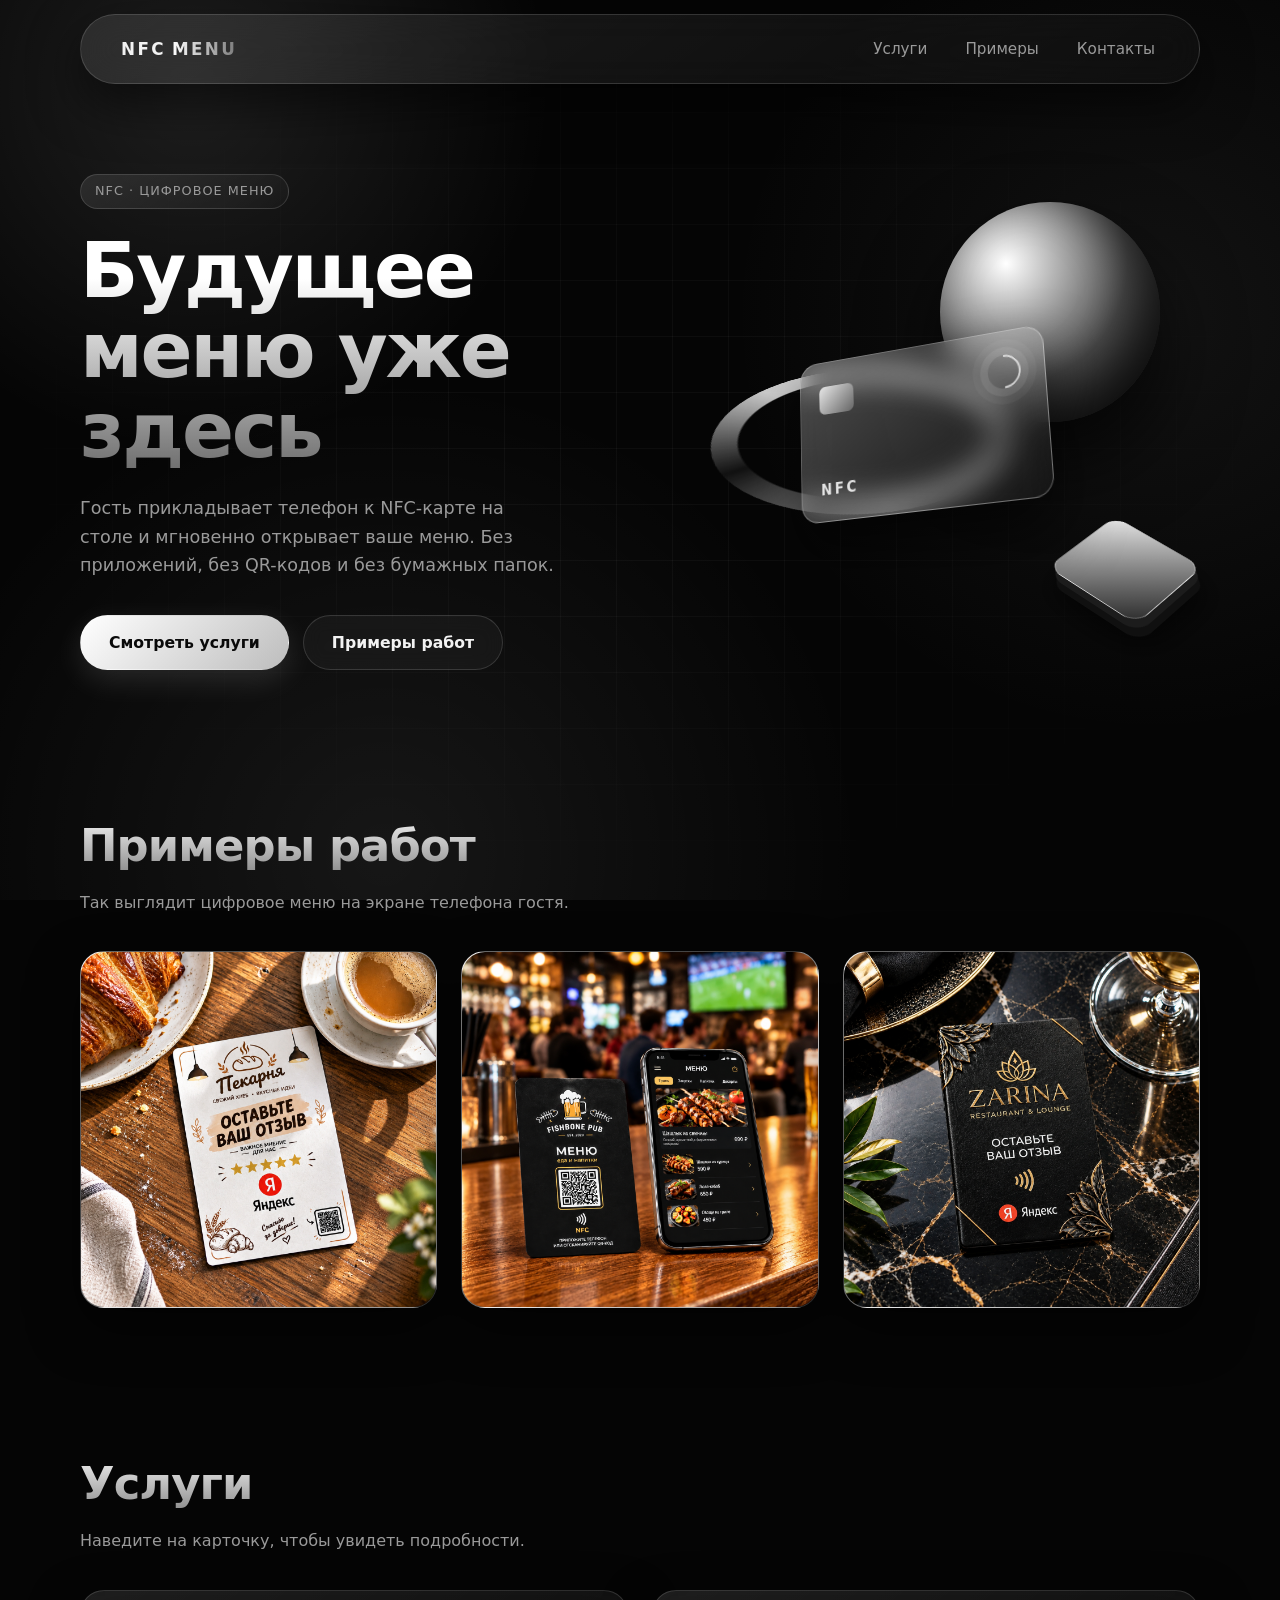
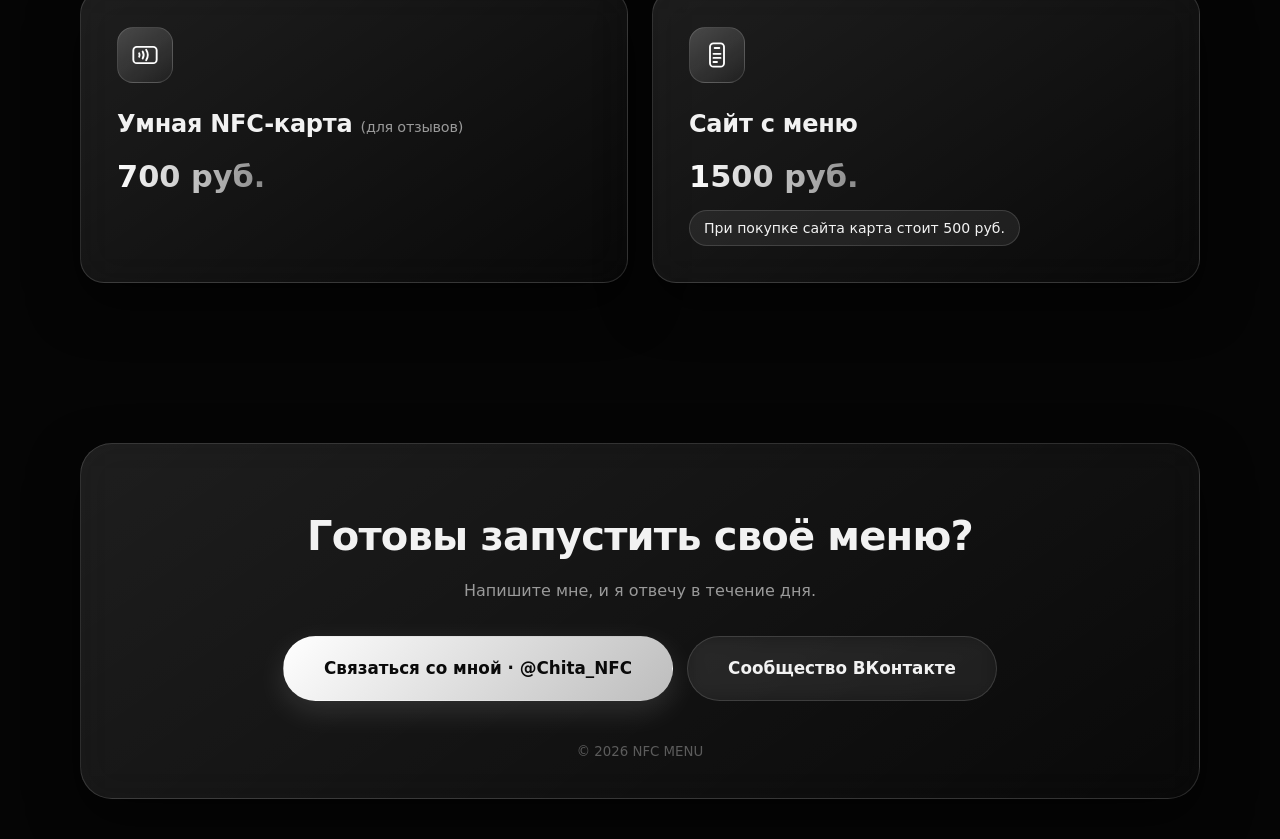
<file: index.html>
<!DOCTYPE html>
<html lang="ru">
<head>
  <meta charset="UTF-8">
  <meta name="viewport" content="width=device-width, initial-scale=1.0">
  <title>NFC MENU | цифровое меню и NFC-карты</title>
  <meta name="description" content="NFC-карты и цифровое меню для кафе и ресторанов. Клиент прикладывает телефон и сразу видит ваше меню.">
  <link rel="stylesheet" href="style.css">
</head>
<body>

  <!-- Шапка -->
  <header class="header">
    <div class="container header__inner">
      <a href="#top" class="logo">NFC<span>MENU</span></a>
      <nav class="nav">
        <a href="#services">Услуги</a>
        <a href="#examples">Примеры</a>
        <a href="#contacts">Контакты</a>
      </nav>
    </div>
  </header>

  <main id="top">

    <!-- Главный экран -->
    <section class="hero">
      <div class="container hero__inner">
        <div class="hero__text">
          <span class="badge">NFC · Цифровое меню</span>
          <h1>Будущее меню
уже здесь</h1>
          <p>
            Гость прикладывает телефон к NFC-карте на столе и мгновенно
            открывает ваше меню. Без приложений, без QR-кодов и без
            бумажных папок.
          </p>
          <div class="hero__actions">
            <a href="#services" class="btn btn--light">Смотреть услуги</a>
            <a href="#examples" class="btn btn--ghost">Примеры работ</a>
          </div>
        </div>

        <!-- Абстрактная 3D-графика на чистом CSS -->
        <div class="hero__visual" aria-hidden="true">
          <div class="shape shape--sphere"></div>
          <div class="shape shape--ring"></div>
          <div class="shape shape--cube"></div>
          <div class="shape shape--card">
            <span class="card__chip"></span>
            <span class="card__logo">NFC</span>
            <span class="card__waves"></span>
          </div>
        </div>
      </div>
    </section>

    <!-- Примеры работ -->
    <section class="section" id="examples">
      <div class="container">
        <h2 class="section__title">Примеры работ</h2>
        <p class="section__sub">Так выглядит цифровое меню на экране телефона гостя.</p>

        <div class="gallery">
          <article class="work">
            <img src="pekar.png" alt="Пример цифрового меню 1" loading="lazy">
          </article>
          <article class="work">
            <img src="baro.png" alt="Пример цифрового меню 2" loading="lazy">
          </article>
          <article class="work">
            <img src="resto.png" alt="Пример цифрового меню 3" loading="lazy">
          </article>
        </div>
      </div>
    </section>

    <!-- Услуги -->
    <section class="section" id="services">
      <div class="container">
        <h2 class="section__title">Услуги</h2>
        <p class="section__sub">Наведите на карточку, чтобы увидеть подробности.</p>

        <div class="services">
          <article class="service" tabindex="0">
            <div class="service__icon" aria-hidden="true">
              <svg viewBox="0 0 24 24" width="28" height="28" fill="none" stroke="currentColor" stroke-width="1.6" stroke-linecap="round" stroke-linejoin="round">
                <rect x="2" y="5" width="20" height="14" rx="3"/>
                <path d="M7 10.5a3.5 3.5 0 0 1 0 3M10 9a6 6 0 0 1 0 6M13 7.5a8.5 8.5 0 0 1 0 9"/>
              </svg>
            </div>
            <h3>Умная NFC-карта <span class="service__tag">(для отзывов)</span></h3>
            <div class="service__price">700 руб.</div>
            <div class="service__desc">
              <p>Стильная карта с чипом. Клиент прикладывает телефон и мгновенно видит ваше меню. Водонепроницаемый пластик.</p>
            </div>
          </article>

          <article class="service" tabindex="0">
            <div class="service__icon" aria-hidden="true">
              <svg viewBox="0 0 24 24" width="28" height="28" fill="none" stroke="currentColor" stroke-width="1.6" stroke-linecap="round" stroke-linejoin="round">


<rect x="6" y="2" width="12" height="20" rx="3"/>
                <path d="M10 6h4M9 11h6M9 14.5h6M9 18h3"/>
              </svg>
            </div>
            <h3>Сайт с меню</h3>
            <div class="service__price">1500 руб.</div>
            <div class="service__note">При покупке сайта карта стоит 500 руб.</div>
            <div class="service__desc">
              <p>Разработка современного адаптивного цифрового меню. Быстрая загрузка, удобный интерфейс.</p>
              <p>Вы покупаете комплект карт, через которые получаете доступ к сайту с меню.</p>
            </div>
          </article>
        </div>
      </div>
    </section>

  </main>

  <!-- Подвал -->
  <footer class="footer" id="contacts">
    <div class="container footer__inner">
      <h2>Готовы запустить своё меню?</h2>
      <p>Напишите мне, и я отвечу в течение дня.</p>
      <div class="footer__buttons">
        <a class="btn btn--light btn--lg" href="https://t.me/Chita_NFC" target="_blank" rel="noopener">Связаться со мной · @Chita_NFC</a>
        <a class="btn btn--ghost btn--lg" href="https://vk.ru/club242706937" target="_blank" rel="noopener">Сообщество ВКонтакте</a>
      </div>
      <small>© 2026 NFC MENU</small>
    </div>
  </footer>

</body>
</html>
</file>
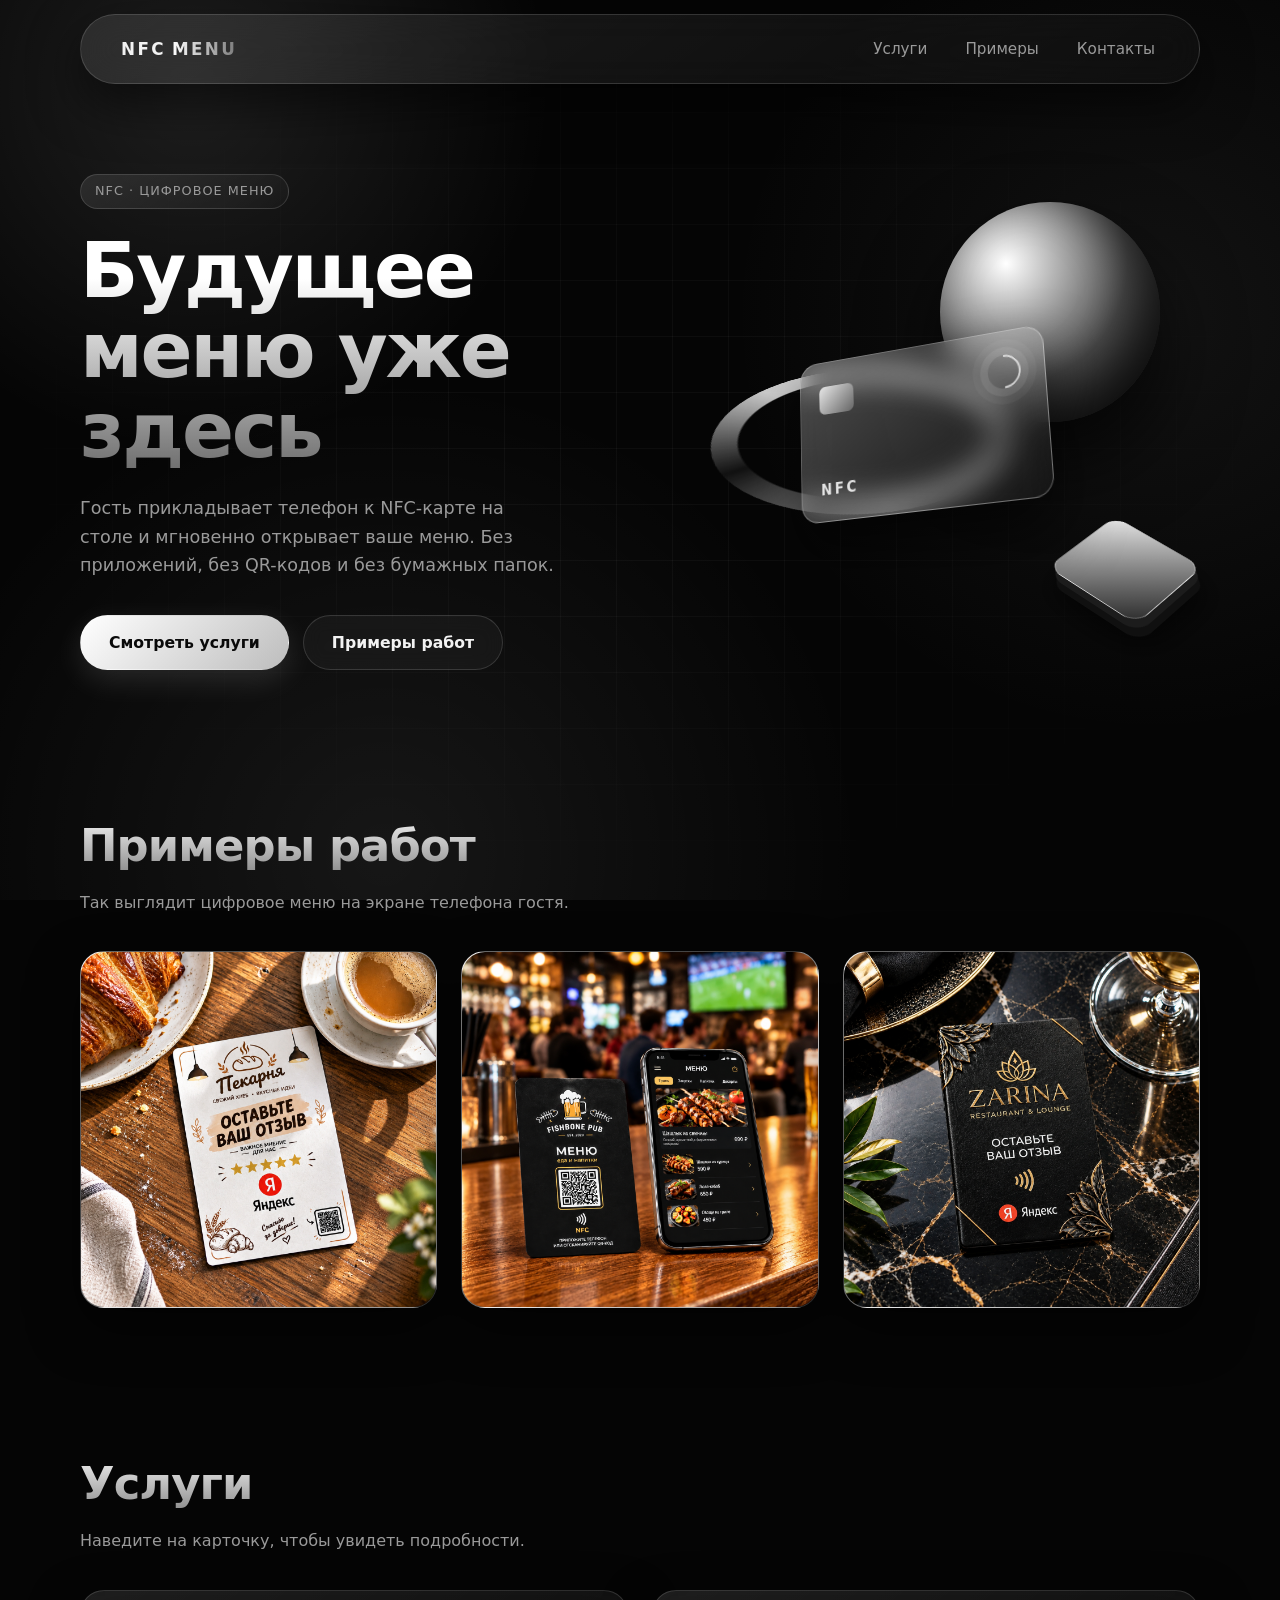
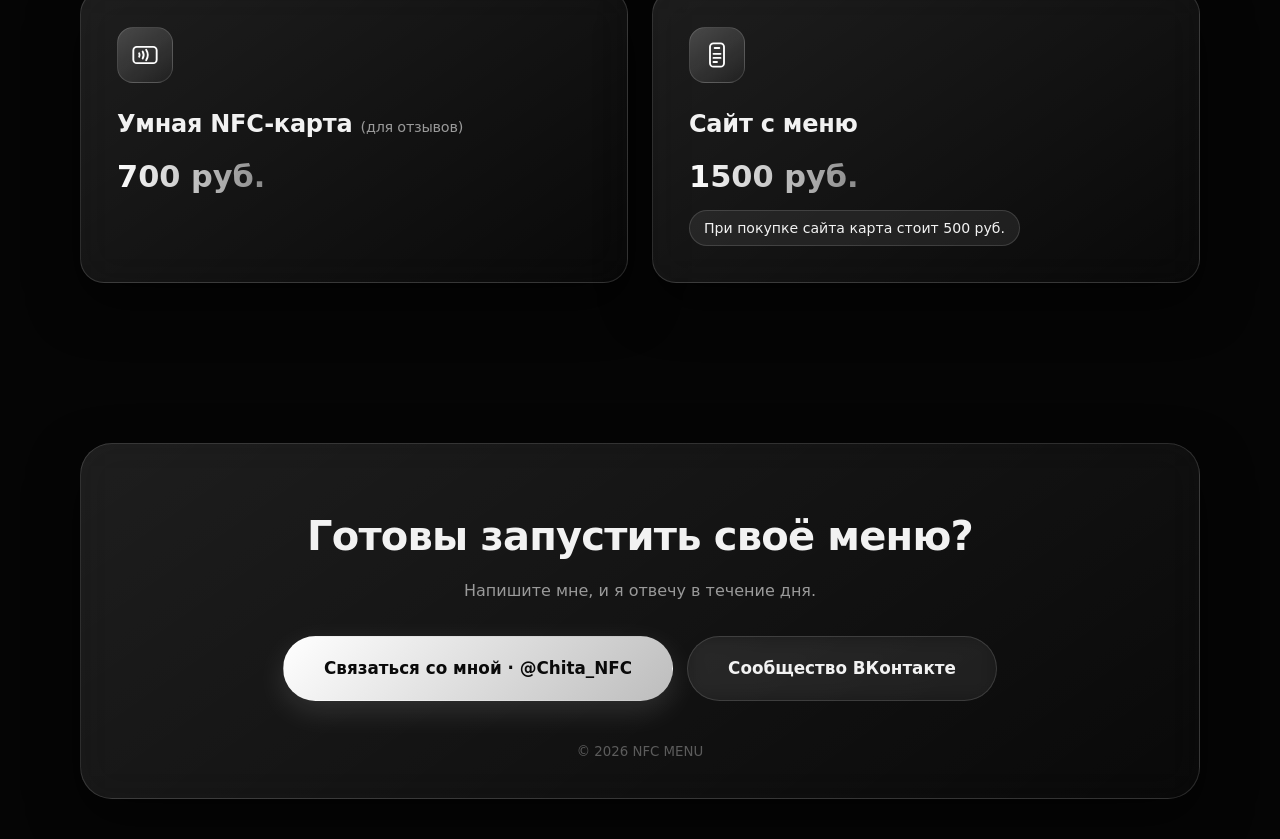
<file: htmlnfc.html>
<!DOCTYPE html>
<html lang="ru">
<head>
  <meta charset="UTF-8">
  <meta name="viewport" content="width=device-width, initial-scale=1.0">
  <title>NFC MENU | цифровое меню и NFC-карты</title>
  <meta name="description" content="NFC-карты и цифровое меню для кафе и ресторанов. Клиент прикладывает телефон и сразу видит ваше меню.">
  <link rel="stylesheet" href="style.css">
</head>
<body>

  <!-- Шапка -->
  <header class="header">
    <div class="container header__inner">
      <a href="#top" class="logo">NFC<span>MENU</span></a>
      <nav class="nav">
        <a href="#services">Услуги</a>
        <a href="#examples">Примеры</a>
        <a href="#contacts">Контакты</a>
      </nav>
    </div>
  </header>

  <main id="top">

    <!-- Главный экран -->
    <section class="hero">
      <div class="container hero__inner">
        <div class="hero__text">
          <span class="badge">NFC · Цифровое меню</span>
          <h1>Будущее меню
уже здесь</h1>
          <p>
            Гость прикладывает телефон к NFC-карте на столе и мгновенно
            открывает ваше меню. Без приложений, без QR-кодов и без
            бумажных папок.
          </p>
          <div class="hero__actions">
            <a href="#services" class="btn btn--light">Смотреть услуги</a>
            <a href="#examples" class="btn btn--ghost">Примеры работ</a>
          </div>
        </div>

        <!-- Абстрактная 3D-графика на чистом CSS -->
        <div class="hero__visual" aria-hidden="true">
          <div class="shape shape--sphere"></div>
          <div class="shape shape--ring"></div>
          <div class="shape shape--cube"></div>
          <div class="shape shape--card">
            <span class="card__chip"></span>
            <span class="card__logo">NFC</span>
            <span class="card__waves"></span>
          </div>
        </div>
      </div>
    </section>

    <!-- Примеры работ -->
    <section class="section" id="examples">
      <div class="container">
        <h2 class="section__title">Примеры работ</h2>
        <p class="section__sub">Так выглядит цифровое меню на экране телефона гостя.</p>

        <div class="gallery">
          <article class="work">
            <img src="pekar.png" alt="Пример цифрового меню 1" loading="lazy">
          </article>
          <article class="work">
            <img src="baro.png" alt="Пример цифрового меню 2" loading="lazy">
          </article>
          <article class="work">
            <img src="resto.png" alt="Пример цифрового меню 3" loading="lazy">
          </article>
        </div>
      </div>
    </section>

    <!-- Услуги -->
    <section class="section" id="services">
      <div class="container">
        <h2 class="section__title">Услуги</h2>
        <p class="section__sub">Наведите на карточку, чтобы увидеть подробности.</p>

        <div class="services">
          <article class="service" tabindex="0">
            <div class="service__icon" aria-hidden="true">
              <svg viewBox="0 0 24 24" width="28" height="28" fill="none" stroke="currentColor" stroke-width="1.6" stroke-linecap="round" stroke-linejoin="round">
                <rect x="2" y="5" width="20" height="14" rx="3"/>
                <path d="M7 10.5a3.5 3.5 0 0 1 0 3M10 9a6 6 0 0 1 0 6M13 7.5a8.5 8.5 0 0 1 0 9"/>
              </svg>
            </div>
            <h3>Умная NFC-карта <span class="service__tag">(для отзывов)</span></h3>
            <div class="service__price">700 руб.</div>
            <div class="service__desc">
              <p>Стильная карта с чипом. Клиент прикладывает телефон и мгновенно видит ваше меню. Водонепроницаемый пластик.</p>
            </div>
          </article>

          <article class="service" tabindex="0">
            <div class="service__icon" aria-hidden="true">
              <svg viewBox="0 0 24 24" width="28" height="28" fill="none" stroke="currentColor" stroke-width="1.6" stroke-linecap="round" stroke-linejoin="round">


<rect x="6" y="2" width="12" height="20" rx="3"/>
                <path d="M10 6h4M9 11h6M9 14.5h6M9 18h3"/>
              </svg>
            </div>
            <h3>Сайт с меню</h3>
            <div class="service__price">1500 руб.</div>
            <div class="service__note">При покупке сайта карта стоит 500 руб.</div>
            <div class="service__desc">
              <p>Разработка современного адаптивного цифрового меню. Быстрая загрузка, удобный интерфейс.</p>
              <p>Вы покупаете комплект карт, через которые получаете доступ к сайту с меню.</p>
            </div>
          </article>
        </div>
      </div>
    </section>

  </main>

  <!-- Подвал -->
  <footer class="footer" id="contacts">
    <div class="container footer__inner">
      <h2>Готовы запустить своё меню?</h2>
      <p>Напишите мне, и я отвечу в течение дня.</p>
      <div class="footer__buttons">
        <a class="btn btn--light btn--lg" href="https://t.me/Chita_NFC" target="_blank" rel="noopener">Связаться со мной · @Chita_NFC</a>
        <a class="btn btn--ghost btn--lg" href="https://vk.ru/club242706937" target="_blank" rel="noopener">Сообщество ВКонтакте</a>
      </div>
      <small>© 2026 NFC MENU</small>
    </div>
  </footer>

</body>
</html>
</file>
<file: style.css>
/* ============ Переменные и сброс ============ */
:root {
  --bg: #050505;
  --text: #f2f2f2;
  --muted: #9a9a9a;
  --glass-bg: linear-gradient(145deg, rgba(255,255,255,0.10), rgba(255,255,255,0.02));
  --glass-border: rgba(255,255,255,0.14);
  --radius: 24px;
  --shadow: 0 20px 50px rgba(0,0,0,0.55);
}
*, *::before, *::after { box-sizing: border-box; margin: 0; padding: 0; }
html { scroll-behavior: smooth; }
body {
  font-family: "Inter", "Segoe UI", system-ui, -apple-system, Roboto, Arial, sans-serif;
  background: var(--bg);
  color: var(--text);
  line-height: 1.6;
  min-height: 100vh;
  overflow-x: hidden;
  position: relative;
}
/* Фон: размытые серые пятна + едва заметная сетка */
body::before {
  content: "";
  position: fixed;
  inset: 0;
  z-index: -2;
  background:
    radial-gradient(600px 600px at 15% 10%, rgba(255,255,255,0.10), transparent 60%),
    radial-gradient(700px 700px at 90% 35%, rgba(180,180,180,0.08), transparent 60%),
    radial-gradient(800px 800px at 30% 95%, rgba(255,255,255,0.07), transparent 60%),
    var(--bg);
}
body::after {
  content: "";
  position: fixed;
  inset: 0;
  z-index: -1;
  pointer-events: none;
  background-image:
    linear-gradient(rgba(255,255,255,0.035) 1px, transparent 1px),
    linear-gradient(90deg, rgba(255,255,255,0.035) 1px, transparent 1px);
  background-size: 56px 56px;
  -webkit-mask-image: radial-gradient(ellipse at center, #000 20%, transparent 75%);
          mask-image: radial-gradient(ellipse at center, #000 20%, transparent 75%);
}
a { color: inherit; text-decoration: none; }
img { display: block; max-width: 100%; }
.container {
  width: min(1120px, 100% - 40px);
  margin-inline: auto;
}
/* ============ Шапка ============ */
.header {
  position: sticky;
  top: 14px;
  z-index: 50;
  width: min(1120px, 100% - 28px);
  margin: 14px auto 0;
  border-radius: 999px;
  background: var(--glass-bg);
  border: 1px solid var(--glass-border);
  -webkit-backdrop-filter: blur(18px);
          backdrop-filter: blur(18px);
  box-shadow: var(--shadow);
}
.header__inner {
  display: flex;
  align-items: center;
  justify-content: space-between;
  padding: 14px 8px;
}
.logo {
  font-weight: 800;
  letter-spacing: 0.14em;
  font-size: 1.05rem;
  padding-left: 12px;
}
.logo span {
  margin-left: 6px;
  background: linear-gradient(90deg, #fff, #7a7a7a);
  -webkit-background-clip: text;
          background-clip: text;
  color: transparent;
}
.nav { display: flex; gap: 6px; }
.nav a {
  padding: 8px 16px;
  border-radius: 999px;
  color: var(--muted);
  font-size: 0.95rem;
  transition: color .25s, background .25s;
}
.nav a:hover { color: #fff; background: rgba(255,255,255,0.08); }
/* ============ Кнопки ============ */
.btn {
  display: inline-block;
  padding: 14px 28px;
  border-radius: 999px;
  font-weight: 600;
  font-size: 0.98rem;
  border: 1px solid transparent;
  cursor: pointer;
  transition: transform .25s ease, box-shadow .25s ease, background .25s ease;
}
.btn:hover { transform: translateY(-2px); }
.btn--light {
  color: #0a0a0a;
  background: linear-gradient(135deg, #ffffff, #bdbdbd);
  box-shadow: 0 10px 30px rgba(255,255,255,0.12);
}
.btn--light:hover { box-shadow: 0 14px 40px rgba(255,255,255,0.22); }
.btn--ghost {
  color: var(--text);
  background: rgba(255,255,255,0.04);
  border-color: var(--glass-border);
  -webkit-backdrop-filter: blur(10px);
          backdrop-filter: blur(10px);
}
.btn--ghost:hover { background: rgba(255,255,255,0.1); }
.btn--lg { padding: 18px 40px; font-size: 1.05rem; }
/* ============ Hero ============ */
.hero { padding: 90px 0 70px; }
.hero__inner {
  display: grid;
  grid-template-columns: 1.1fr 0.9fr;
  align-items: center;
  gap: 40px;
}
.badge {
  display: inline-block;
  padding: 6px 14px;
  margin-bottom: 22px;
  border-radius: 999px;
  font-size: 0.8rem;
  letter-spacing: 0.08em;
  text-transform: uppercase;
  color: var(--muted);
  background: var(--glass-bg);
  border: 1px solid var(--glass-border);
}
.hero h1 {
  font-size: clamp(2.6rem, 6vw, 4.8rem);
  line-height: 1.04;
  letter-spacing: -0.03em;
  font-weight: 800;
  background: linear-gradient(180deg, #ffffff 20%, #6f6f6f 100%);
  -webkit-background-clip: text;
          background-clip: text;
  color: transparent;
}
.hero p {
  margin-top: 24px;
  max-width: 480px;
  color: var(--muted);
  font-size: 1.1rem;
}
.hero__actions { display: flex; flex-wrap: wrap; gap: 14px; margin-top: 36px; }
/* Абстрактная 3D-графика */
.hero__visual {
  position: relative;
  height: 460px;
  perspective: 1000px;
}
.shape { position: absolute; }
.shape--sphere {
  width: 220px; height: 220px;
  top: 10px; right: 40px;
  border-radius: 50%;
  background:
    radial-gradient(circle at 30% 28%, #ffffff 0%, #b5b5b5 22%, #4a4a4a 55%, #0a0a0a 100%);
  box-shadow: 0 40px 80px rgba(0,0,0,0.7), inset -20px -20px 50px rgba(0,0,0,0.6);
  animation: float 7s ease-in-out infinite;
}
.shape--ring {
  width: 300px; height: 300px;
  top: 90px; left: 0;
  border-radius: 50%;
  background: conic-gradient(from 40deg, #f5f5f5, #3a3a3a, #bdbdbd, #111, #e0e0e0, #f5f5f5);
  -webkit-mask: radial-gradient(circle, transparent 58%, #000 59%);
          mask: radial-gradient(circle, transparent 58%, #000 59%);
  transform: rotateX(62deg) rotateZ(-20deg);
  opacity: 0.9;
  animation: spin 18s linear infinite;
}
.shape--cube {
  width: 110px; height: 110px;
  bottom: 30px; right: 20px;
  background: linear-gradient(135deg, #e8e8e8, #2a2a2a);
  border: 1px solid rgba(255,255,255,0.3);
  border-radius: 18px;
  box-shadow:
    8px 8px 0 #1c1c1c,
    16px 16px 0 #101010,
    24px 24px 40px rgba(0,0,0,0.8);
  transform: rotateX(55deg) rotateZ(45deg);
  animation: float 9s ease-in-out infinite reverse;
}
.shape--card {
  width: 270px; height: 170px;
  top: 150px; left: 70px;
  border-radius: 20px;
  background: linear-gradient(145deg, rgba(255,255,255,0.28), rgba(255,255,255,0.04));
  border: 1px solid rgba(255,255,255,0.3);
  -webkit-backdrop-filter: blur(14px);
          backdrop-filter: blur(14px);
  box-shadow: 0 30px 60px rgba(0,0,0,0.65);
  transform: rotateY(-22deg) rotateX(12deg) rotateZ(-8deg);
  animation: tilt 8s ease-in-out infinite;
}
.card__chip {
  position: absolute; left: 22px; top: 26px;
  width: 40px; height: 30px;
  border-radius: 7px;
  background: linear-gradient(135deg, #e6e6e6, #666);
}
.card__logo {
  position: absolute; left: 22px; bottom: 20px;
  font-weight: 800; letter-spacing: 0.2em; font-size: 0.95rem;
  color: rgba(255,255,255,0.85);
}
.card__waves {
  position: absolute; right: 24px; top: 24px;
  width: 34px; height: 34px;
  border: 2px solid rgba(255,255,255,0.7);
  border-left-color: transparent; border-bottom-color: transparent;
  border-radius: 50%;
  transform: rotate(45deg);
  box-shadow: 0 0 0 8px rgba(255,255,255,0.08), 0 0 0 16px rgba(255,255,255,0.04);
}
@keyframes float {
  0%, 100% { transform: translateY(0); }
  50%      { transform: translateY(-18px); }
}
@keyframes spin {
  to { transform: rotateX(62deg) rotateZ(340deg); }
}
@keyframes tilt {
  0%, 100% { transform: rotateY(-22deg) rotateX(12deg) rotateZ(-8deg) translateY(0); }
  50%      { transform: rotateY(-12deg) rotateX(6deg) rotateZ(-4deg) translateY(-14px); }
}
/* ============ Секции ============ */
.section { padding: 70px 0; }
.section__title {
  font-size: clamp(1.9rem, 4vw, 2.8rem);
  letter-spacing: -0.02em;
  font-weight: 800;
  background: linear-gradient(180deg, #fff, #7d7d7d);
  -webkit-background-clip: text;
          background-clip: text;
  color: transparent;
}
.section__sub { margin: 8px 0 36px; color: var(--muted); }
/* ============ Галерея ============ */
.gallery {
  display: grid;
  grid-template-columns: repeat(3, 1fr);
  gap: 24px;
}
.work {
  aspect-ratio: 1 / 1;
  position: relative;
  overflow: hidden;
  border-radius: var(--radius);
  background: linear-gradient(145deg, #f0f0f0 0%, #6a6a6a 45%, #0b0b0b 100%);
  border: 1px solid var(--glass-border);
  box-shadow: var(--shadow);
  transition: transform .4s ease, box-shadow .4s ease;
}
.work img {
  width: 100%;
  height: 100%;
  object-fit: cover;
  transition: filter .4s ease;
}
.work:hover {
  transform: scale(1.04);
  box-shadow: 0 30px 70px rgba(0,0,0,0.75), 0 0 0 1px rgba(255,255,255,0.25);
}
.work:hover img { filter: brightness(1.08); }
/* ============ Услуги ============ */
.services {
  display: grid;
  grid-template-columns: repeat(2, 1fr);
  gap: 24px;
}
.service {
  position: relative;
  padding: 36px;
  border-radius: var(--radius);
  background: var(--glass-bg);
  border: 1px solid var(--glass-border);
  -webkit-backdrop-filter: blur(20px);
          backdrop-filter: blur(20px);
  box-shadow: var(--shadow);
  outline: none;
  transition: transform .35s ease, border-color .35s ease, background .35s ease;
}
.service:hover,
.service:focus-visible {
  transform: translateY(-6px);
  border-color: rgba(255,255,255,0.35);
  background: linear-gradient(145deg, rgba(255,255,255,0.16), rgba(255,255,255,0.03));
}
.service__icon {
  display: grid;
  place-items: center;
  width: 56px; height: 56px;
  margin-bottom: 22px;
  border-radius: 16px;
  color: #fff;
  background: linear-gradient(145deg, rgba(255,255,255,0.2), rgba(255,255,255,0.03));
  border: 1px solid var(--glass-border);
}
.service h3 { font-size: 1.5rem; letter-spacing: -0.01em; }
.service__price {
  display: inline-block;
  margin-top: 10px;
  font-size: 1.9rem;
  font-weight: 800;
  background: linear-gradient(90deg, #fff, #8a8a8a);
  -webkit-background-clip: text;
          background-clip: text;
  color: transparent;
}
.service__tag {
  font-size: 0.9rem;
  font-weight: 500;
  color: var(--muted);
}
.service__note {
  margin-top: 8px;
  padding: 6px 14px;
  width: fit-content;
  font-size: 0.88rem;
  color: var(--text);
  background: rgba(255,255,255,0.07);
  border: 1px solid var(--glass-border);
  border-radius: 999px;
}
.service__desc p + p { margin-top: 10px; }
/* Описание выпадает при наведении */
.service__desc {
  max-height: 0;
  opacity: 0;
  overflow: hidden;
  transform: translateY(-8px);
  transition: max-height .5s ease, opacity .4s ease, transform .4s ease, margin .4s ease;
}
.service__desc p { color: var(--muted); padding-top: 4px; }
.service:hover .service__desc,
.service:focus-visible .service__desc {
  max-height: 200px;
  opacity: 1;
  transform: translateY(0);
  margin-top: 16px;
}
/* На сенсорных экранах описание показано сразу */
@media (hover: none) {
  .service__desc {
    max-height: none;
    opacity: 1;
    transform: none;
    margin-top: 16px;
  }
}
/* ============ Подвал ============ */
.footer { padding: 90px 0 40px; }
.footer__inner {
  text-align: center;
  padding: 60px 24px 36px;
  border-radius: 32px;
  background: var(--glass-bg);
  border: 1px solid var(--glass-border);
  -webkit-backdrop-filter: blur(20px);
          backdrop-filter: blur(20px);
  box-shadow: var(--shadow);
}
.footer h2 {
  font-size: clamp(1.7rem, 4vw, 2.5rem);
  letter-spacing: -0.02em;
}
.footer p { margin: 10px 0 32px; color: var(--muted); }
.footer__buttons { display: flex; flex-wrap: wrap; justify-content: center; gap: 14px; }
.footer small { display: block; margin-top: 40px; color: #5c5c5c; }
/* ============ Адаптив ============ */
@media (max-width: 900px) {
  /* Защита от горизонтальной прокрутки и «отдаления» страницы в мобильных браузерах */
  html, body { max-width: 100%; overflow-x: clip; }
  .hero { padding: 50px 0 40px; }
  .hero__inner { grid-template-columns: 1fr; gap: 24px; }
  .hero__text { min-width: 0; }
  /* Фигуры позиционируются в процентах и размерах от ширины экрана */
  .hero__visual {
    width: 100%;
    max-width: 460px;
    height: clamp(280px, 85vw, 380px);
    margin-inline: auto;
  }
  .shape--sphere { width: clamp(110px, 38vw, 160px); height: clamp(110px, 38vw, 160px); top: 0; right: 4%; }
  .shape--ring   { width: clamp(170px, 62vw, 240px); height: clamp(170px, 62vw, 240px); top: 22%; left: 0; }
  .shape--card   { width: clamp(170px, 60vw, 230px); height: auto; aspect-ratio: 23 / 14; top: 34%; left: 12%; }
  .shape--cube   { width: clamp(70px, 24vw, 100px); height: clamp(70px, 24vw, 100px); bottom: 8%; right: 8%; }
  .gallery { gap: 16px; }
}
@media (max-width: 680px) {
  /* Шапка: логотип и меню в одну строку */
  .header { top: 8px; width: calc(100% - 20px); margin-top: 8px; }
  .header__inner { width: 100%; padding: 8px 6px; gap: 6px; flex-wrap: nowrap; }
  .logo { flex-shrink: 0; padding-left: 10px; font-size: 0.8rem; letter-spacing: 0.08em; white-space: nowrap; }
  .logo span { margin-left: 4px; }
  .nav { gap: 0; min-width: 0; }
  .nav a { padding: 7px 9px; font-size: 0.8rem; white-space: nowrap; }
  .hero h1 { font-size: clamp(2.2rem, 11vw, 3rem); }
  .hero p { font-size: 1rem; }
  .hero__actions .btn { flex: 1 1 100%; text-align: center; }
  .gallery { grid-template-columns: 1fr; }
  .services { grid-template-columns: 1fr; }
  .service { padding: 28px; }
  .footer__inner { padding: 44px 18px 28px; }
  .footer .btn--lg { width: 100%; padding: 16px 20px; font-size: 0.98rem; }
}
@media (max-width: 360px) {
  .logo { padding-left: 6px; font-size: 0.74rem; letter-spacing: 0.04em; }
  .nav a { padding: 7px 6px; font-size: 0.74rem; }
}
@media (prefers-reduced-motion: reduce) {
  * { animation: none !important; transition: none !important; }
}
</file>
